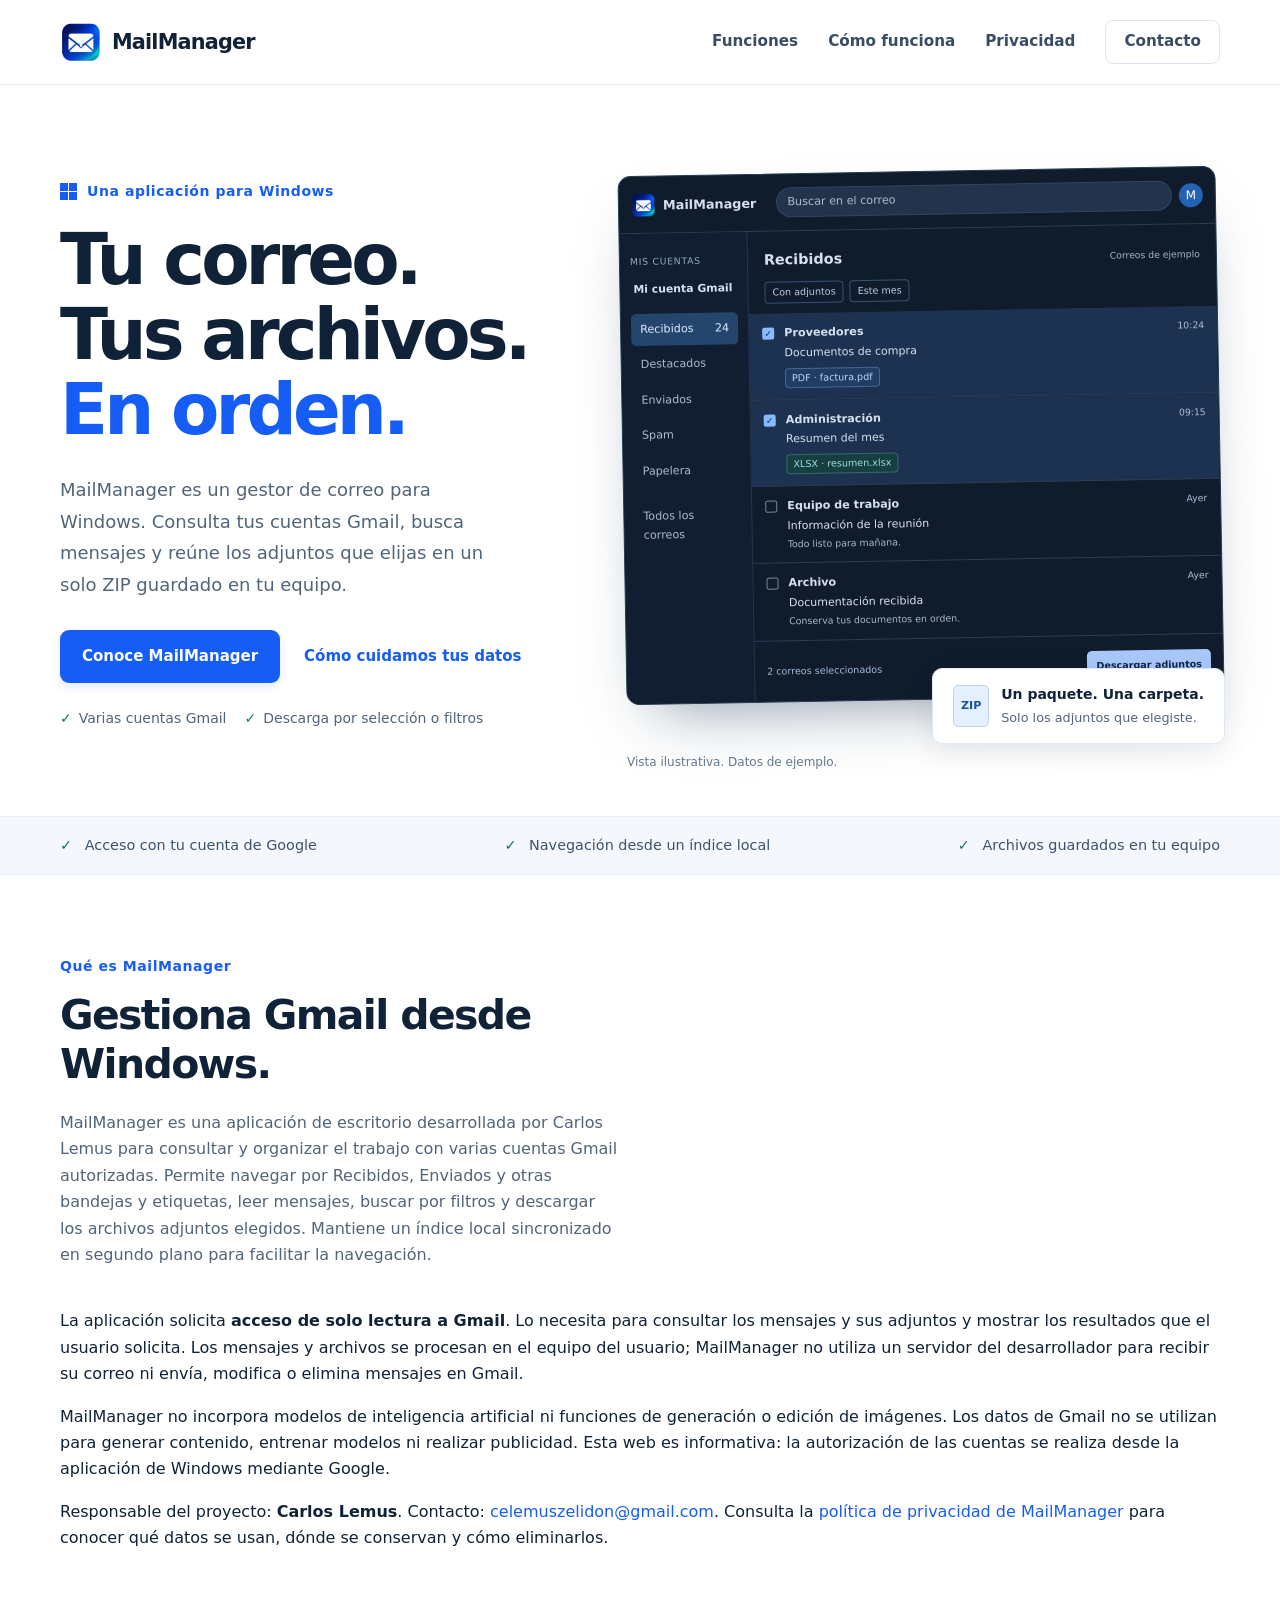
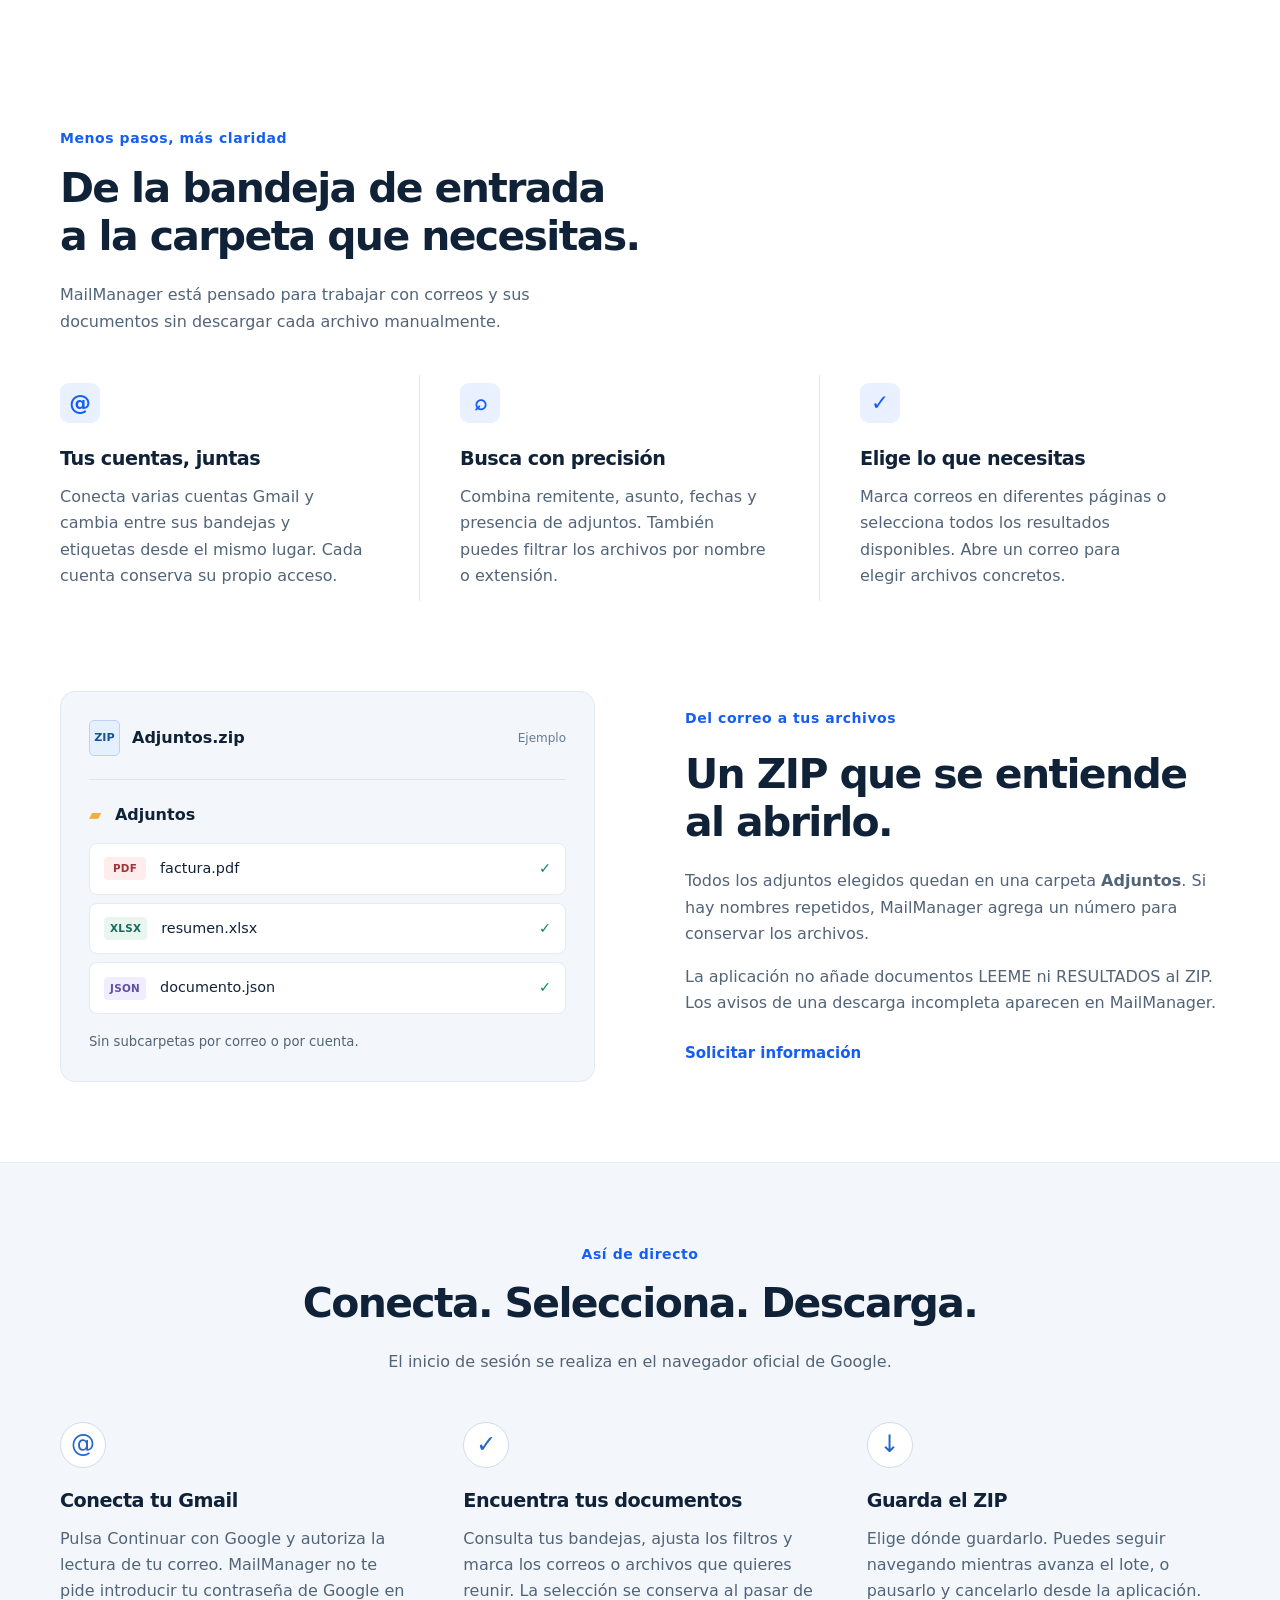
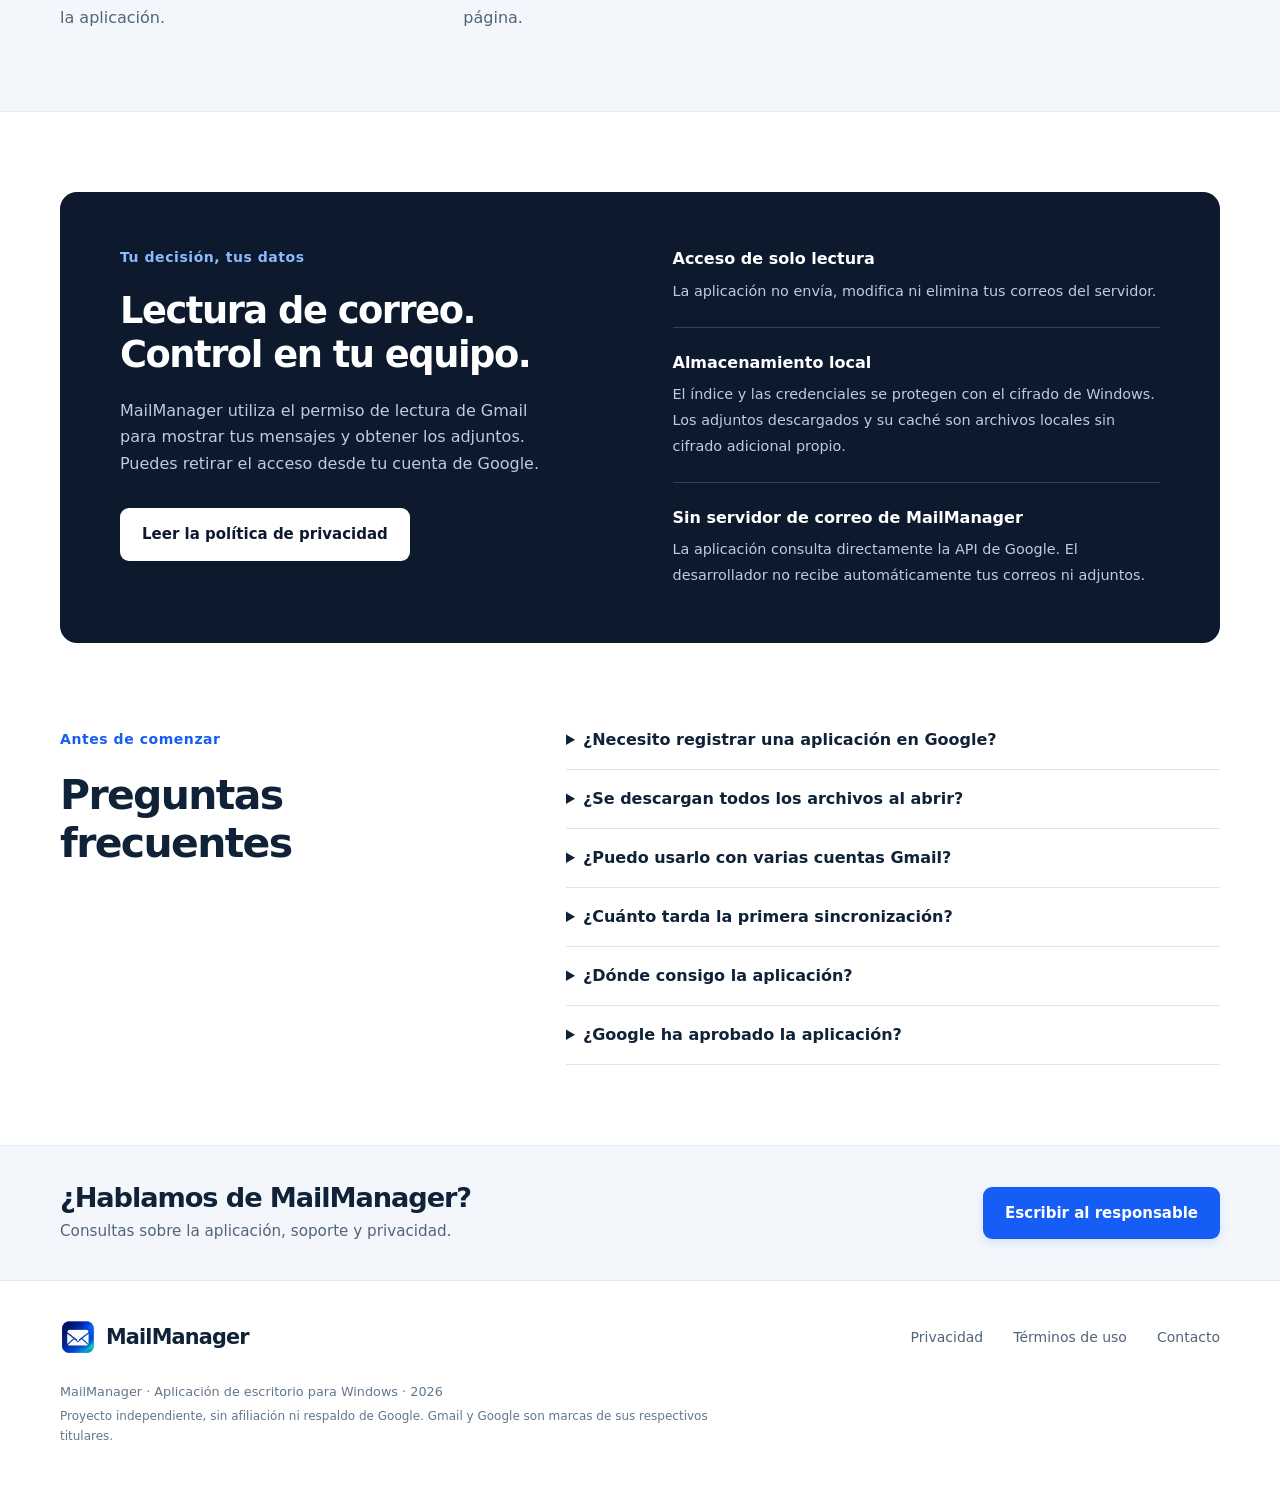
<file: index.html>
<!doctype html>
<html lang="es">
<head>
  <meta name="google-site-verification" content="wQ1PjuSrJSRnoN6FSQXegsJFUUKY39a5NLJYnR6dAao" />
  <meta charset="utf-8"><meta name="viewport" content="width=device-width,initial-scale=1">
  <title>MailManager | Gestor de correo Gmail para Windows</title>
  <meta name="description" content="MailManager para Windows reúne tus cuentas Gmail y te ayuda a buscar correos, seleccionar adjuntos y descargarlos en un único ZIP local.">
  <meta name="theme-color" content="#0d192d">
  <link rel="icon" type="image/png" href="MailManager-logo-Google-120.png">
  <link rel="stylesheet" href="styles.css"><script src="script.js" defer></script>
<link rel="canonical" href="https://carloslemus28.github.io/"></head>
<body>
  <a class="skip" href="#contenido">Ir al contenido</a>
  <header class="header"><div class="container nav">
    <a class="brand" href="index.html" aria-label="MailManager, inicio"><img src="MailManager-logo-Google-120.png" width="42" height="42" alt=""><span>MailManager</span></a>
    <button class="menu-button" aria-controls="navigation" aria-expanded="false">Menú</button>
    <nav id="navigation" aria-label="Navegación principal"><a href="#funciones">Funciones</a><a href="#como-funciona">Cómo funciona</a><a href="privacidad.html">Privacidad</a><a class="nav-contact" href="mailto:celemuszelidon@gmail.com?subject=Consulta%20sobre%20MailManager">Contacto</a></nav>
  </div></header>
  <main id="contenido">
    <section class="hero container">
      <div class="hero-copy"><p class="eyebrow"><span class="mini-window" aria-hidden="true"></span> Una aplicación para Windows</p>
        <h1>Tu correo.<br>Tus archivos.<br><span>En orden.</span></h1>
        <p class="hero-lead">MailManager es un gestor de correo para Windows. Consulta tus cuentas Gmail, busca mensajes y reúne los adjuntos que elijas en un solo ZIP guardado en tu equipo.</p>
        <div class="actions"><a class="button primary" href="#como-funciona">Conoce MailManager</a><a class="text-link" href="privacidad.html">Cómo cuidamos tus datos</a></div>
        <div class="hero-notes"><span>Varias cuentas Gmail</span><span>Descarga por selección o filtros</span></div>
      </div>
      <div class="hero-visual"><div class="app-preview" role="img" aria-label="Vista ilustrativa de una bandeja de correo con dos mensajes y sus adjuntos seleccionados. Los datos son de ejemplo.">
        <div class="app-top"><img src="MailManager-logo-Google-120.png" alt="" width="25" height="25"><strong>MailManager</strong><span class="app-search">Buscar en el correo</span><span class="app-avatar">M</span></div>
        <div class="app-body"><aside class="app-sidebar"><span class="sidebar-label">MIS CUENTAS</span><b>Mi cuenta Gmail</b><span class="folder selected">Recibidos <i>24</i></span><span class="folder">Destacados</span><span class="folder">Enviados</span><span class="folder">Spam</span><span class="folder">Papelera</span><span class="folder all">Todos los correos</span></aside>
          <div class="app-inbox"><div class="inbox-title"><strong>Recibidos</strong><span>Correos de ejemplo</span></div><div class="app-filters"><span>Con adjuntos</span><span>Este mes</span></div>
            <div class="mail-row checked"><span class="checkmark">✓</span><div><b>Proveedores</b><strong>Documentos de compra</strong><span class="file-chip">PDF · factura.pdf</span></div><time>10:24</time></div>
            <div class="mail-row checked"><span class="checkmark">✓</span><div><b>Administración</b><strong>Resumen del mes</strong><span class="file-chip teal">XLSX · resumen.xlsx</span></div><time>09:15</time></div>
            <div class="mail-row"><span class="empty-check"></span><div><b>Equipo de trabajo</b><strong>Información de la reunión</strong><small>Todo listo para mañana.</small></div><time>Ayer</time></div>
            <div class="mail-row"><span class="empty-check"></span><div><b>Archivo</b><strong>Documentación recibida</strong><small>Conserva tus documentos en orden.</small></div><time>Ayer</time></div>
            <div class="app-download"><span>2 correos seleccionados</span><b>Descargar adjuntos</b></div>
          </div></div>
      </div><div class="zip-badge"><span class="zip-symbol" aria-hidden="true">ZIP</span><div><b>Un paquete. Una carpeta.</b><span>Solo los adjuntos que elegiste.</span></div></div><p class="preview-caption">Vista ilustrativa. Datos de ejemplo.</p></div>
    </section>
    <div class="principles"><div class="container"><p><span aria-hidden="true">✓</span> Acceso con tu cuenta de Google</p><p><span aria-hidden="true">✓</span> Navegación desde un índice local</p><p><span aria-hidden="true">✓</span> Archivos guardados en tu equipo</p></div></div>
    <section class="section container" id="aplicacion-y-datos" aria-labelledby="objetivo-mailmanager">
      <div class="section-intro"><p class="eyebrow">Qué es MailManager</p><h2 id="objetivo-mailmanager">Gestiona Gmail desde Windows.</h2><p>MailManager es una aplicación de escritorio desarrollada por Carlos Lemus para consultar y organizar el trabajo con varias cuentas Gmail autorizadas. Permite navegar por Recibidos, Enviados y otras bandejas y etiquetas, leer mensajes, buscar por filtros y descargar los archivos adjuntos elegidos. Mantiene un índice local sincronizado en segundo plano para facilitar la navegación.</p></div>
      <p>La aplicación solicita <strong>acceso de solo lectura a Gmail</strong>. Lo necesita para consultar los mensajes y sus adjuntos y mostrar los resultados que el usuario solicita. Los mensajes y archivos se procesan en el equipo del usuario; MailManager no utiliza un servidor del desarrollador para recibir su correo ni envía, modifica o elimina mensajes en Gmail.</p>
      <p>MailManager no incorpora modelos de inteligencia artificial ni funciones de generación o edición de imágenes. Los datos de Gmail no se utilizan para generar contenido, entrenar modelos ni realizar publicidad. Esta web es informativa: la autorización de las cuentas se realiza desde la aplicación de Windows mediante Google.</p>
      <p>Responsable del proyecto: <strong>Carlos Lemus</strong>. Contacto: <a href="mailto:celemuszelidon@gmail.com">celemuszelidon@gmail.com</a>. Consulta la <a href="privacidad.html">política de privacidad de MailManager</a> para conocer qué datos se usan, dónde se conservan y cómo eliminarlos.</p>
    </section>
    <section class="section container" id="funciones">
      <div class="section-intro"><p class="eyebrow">Menos pasos, más claridad</p><h2>De la bandeja de entrada<br>a la carpeta que necesitas.</h2><p>MailManager está pensado para trabajar con correos y sus documentos sin descargar cada archivo manualmente.</p></div>
      <div class="feature-grid"><article class="feature"><span class="feature-icon" aria-hidden="true">@</span><h3>Tus cuentas, juntas</h3><p>Conecta varias cuentas Gmail y cambia entre sus bandejas y etiquetas desde el mismo lugar. Cada cuenta conserva su propio acceso.</p></article><article class="feature"><span class="feature-icon" aria-hidden="true">⌕</span><h3>Busca con precisión</h3><p>Combina remitente, asunto, fechas y presencia de adjuntos. También puedes filtrar los archivos por nombre o extensión.</p></article><article class="feature"><span class="feature-icon" aria-hidden="true">✓</span><h3>Elige lo que necesitas</h3><p>Marca correos en diferentes páginas o selecciona todos los resultados disponibles. Abre un correo para elegir archivos concretos.</p></article></div>
    </section>
    <section class="section split-section container"><div class="zip-demo" aria-label="Ejemplo de estructura del ZIP"><div class="file-window-title"><span class="zip-symbol">ZIP</span><b>Adjuntos.zip</b><span class="example-label">Ejemplo</span></div><div class="folder-title"><span aria-hidden="true">▰</span> Adjuntos</div><ul class="file-list"><li><span class="type pdf">PDF</span><span>factura.pdf</span><span class="file-check">✓</span></li><li><span class="type xlsx">XLSX</span><span>resumen.xlsx</span><span class="file-check">✓</span></li><li><span class="type json">JSON</span><span>documento.json</span><span class="file-check">✓</span></li></ul><p>Sin subcarpetas por correo o por cuenta.</p></div>
      <div class="story-copy"><p class="eyebrow">Del correo a tus archivos</p><h2>Un ZIP que se entiende<br>al abrirlo.</h2><p>Todos los adjuntos elegidos quedan en una carpeta <strong>Adjuntos</strong>. Si hay nombres repetidos, MailManager agrega un número para conservar los archivos.</p><p>La aplicación no añade documentos LEEME ni RESULTADOS al ZIP. Los avisos de una descarga incompleta aparecen en MailManager.</p><a class="text-link" href="mailto:celemuszelidon@gmail.com?subject=Informaci%C3%B3n%20de%20MailManager">Solicitar información</a></div>
    </section>
    <section class="workflow" id="como-funciona"><div class="container section"><div class="section-intro centered"><p class="eyebrow">Así de directo</p><h2>Conecta. Selecciona. Descarga.</h2><p>El inicio de sesión se realiza en el navegador oficial de Google.</p></div><div class="steps"><article><div class="step-symbol" aria-hidden="true">@</div><h3>Conecta tu Gmail</h3><p>Pulsa Continuar con Google y autoriza la lectura de tu correo. MailManager no te pide introducir tu contraseña de Google en la aplicación.</p></article><article><div class="step-symbol" aria-hidden="true">✓</div><h3>Encuentra tus documentos</h3><p>Consulta tus bandejas, ajusta los filtros y marca los correos o archivos que quieres reunir. La selección se conserva al pasar de página.</p></article><article><div class="step-symbol" aria-hidden="true">↓</div><h3>Guarda el ZIP</h3><p>Elige dónde guardarlo. Puedes seguir navegando mientras avanza el lote, o pausarlo y cancelarlo desde la aplicación.</p></article></div></div></section>
    <section class="section container"><div class="privacy-block"><div><p class="eyebrow">Tu decisión, tus datos</p><h2>Lectura de correo.<br>Control en tu equipo.</h2><p>MailManager utiliza el permiso de lectura de Gmail para mostrar tus mensajes y obtener los adjuntos. Puedes retirar el acceso desde tu cuenta de Google.</p><a class="button light" href="privacidad.html">Leer la política de privacidad</a></div><ul><li><b>Acceso de solo lectura</b><span>La aplicación no envía, modifica ni elimina tus correos del servidor.</span></li><li><b>Almacenamiento local</b><span>El índice y las credenciales se protegen con el cifrado de Windows. Los adjuntos descargados y su caché son archivos locales sin cifrado adicional propio.</span></li><li><b>Sin servidor de correo de MailManager</b><span>La aplicación consulta directamente la API de Google. El desarrollador no recibe automáticamente tus correos ni adjuntos.</span></li></ul></div></section>
    <section class="section container faq-section"><div><p class="eyebrow">Antes de comenzar</p><h2>Preguntas frecuentes</h2></div><div class="faq"><details><summary>¿Necesito registrar una aplicación en Google?</summary><p>El responsable de MailManager configura el registro de la distribución. El usuario final inicia sesión con Google y autoriza su propia cuenta.</p></details><details><summary>¿Se descargan todos los archivos al abrir?</summary><p>Se sincroniza un índice de los mensajes en segundo plano. El contenido de los adjuntos se descarga al exportar; algunos filtros requieren consultar sus metadatos antes.</p></details><details><summary>¿Puedo usarlo con varias cuentas Gmail?</summary><p>Sí. Puedes conectar más de una cuenta y desplegar o contraer las bandejas de cada una. Google Workspace puede aplicar restricciones de acceso según su organización.</p></details><details><summary>¿Cuánto tarda la primera sincronización?</summary><p>Depende del tamaño del buzón, de tu conexión y de las cuotas de Google. Los mensajes disponibles aparecen progresivamente; las visitas posteriores aprovechan el índice local.</p></details><details><summary>¿Dónde consigo la aplicación?</summary><p>Para solicitar la distribución o consultar su disponibilidad, escribe a <a href="mailto:celemuszelidon@gmail.com">celemuszelidon@gmail.com</a>. Esta página no inicia sesión en Gmail ni descarga software automáticamente.</p></details><details><summary>¿Google ha aprobado la aplicación?</summary><p>Esta página presenta MailManager y su tratamiento de datos. La publicación de la web no constituye una aprobación de Google. El acceso puede depender de la configuración y del estado de revisión del cliente OAuth utilizado.</p></details></div></section>
    <section class="contact-strip"><div class="container"><div><h2>¿Hablamos de MailManager?</h2><p>Consultas sobre la aplicación, soporte y privacidad.</p></div><a class="button primary" href="mailto:celemuszelidon@gmail.com?subject=Consulta%20sobre%20MailManager">Escribir al responsable</a></div></section>
  </main>
  <footer class="footer container"><div class="footer-top"><a class="brand" href="index.html"><img src="MailManager-logo-Google-120.png" width="36" height="36" alt=""><span>MailManager</span></a><nav aria-label="Información legal"><a href="privacidad.html">Privacidad</a><a href="terminos.html">Términos de uso</a><a href="mailto:celemuszelidon@gmail.com">Contacto</a></nav></div><p>MailManager · Aplicación de escritorio para Windows · 2026</p><p class="disclaimer">Proyecto independiente, sin afiliación ni respaldo de Google. Gmail y Google son marcas de sus respectivos titulares.</p></footer>
</body></html>
</file>
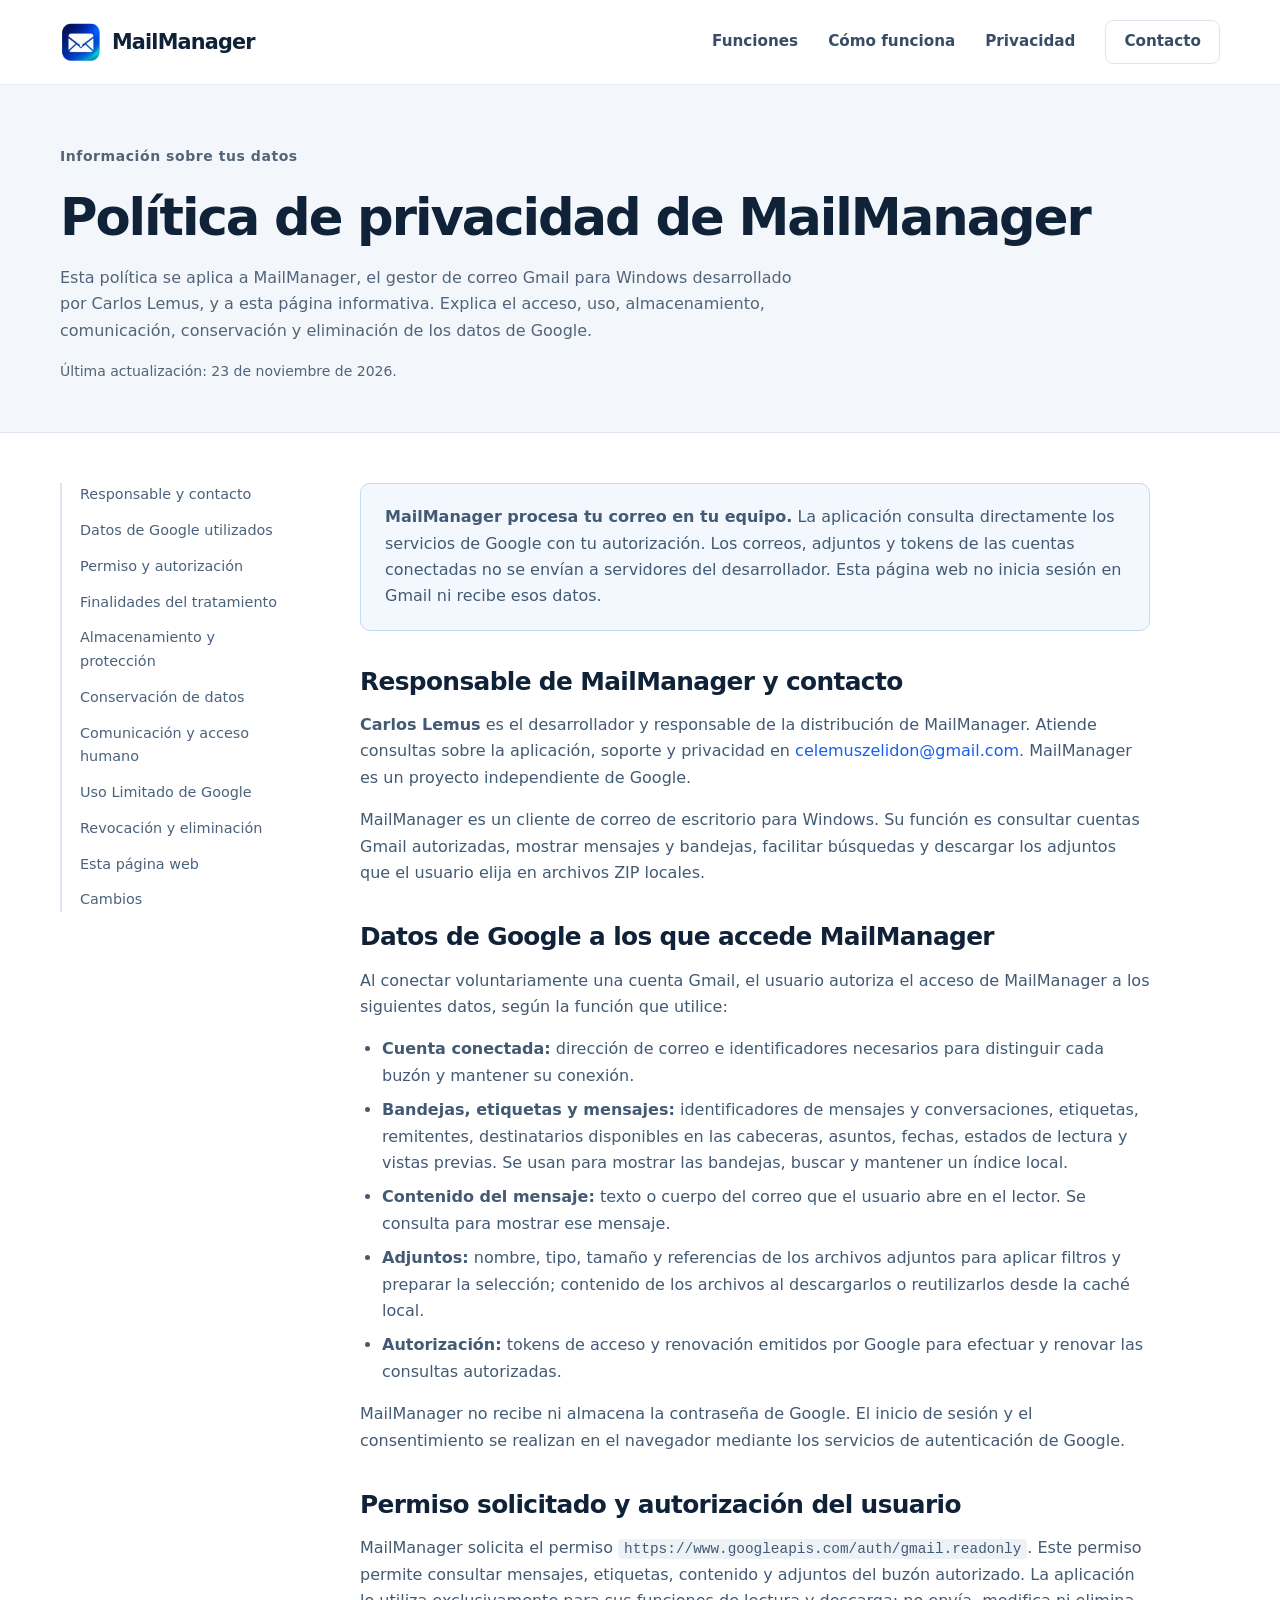
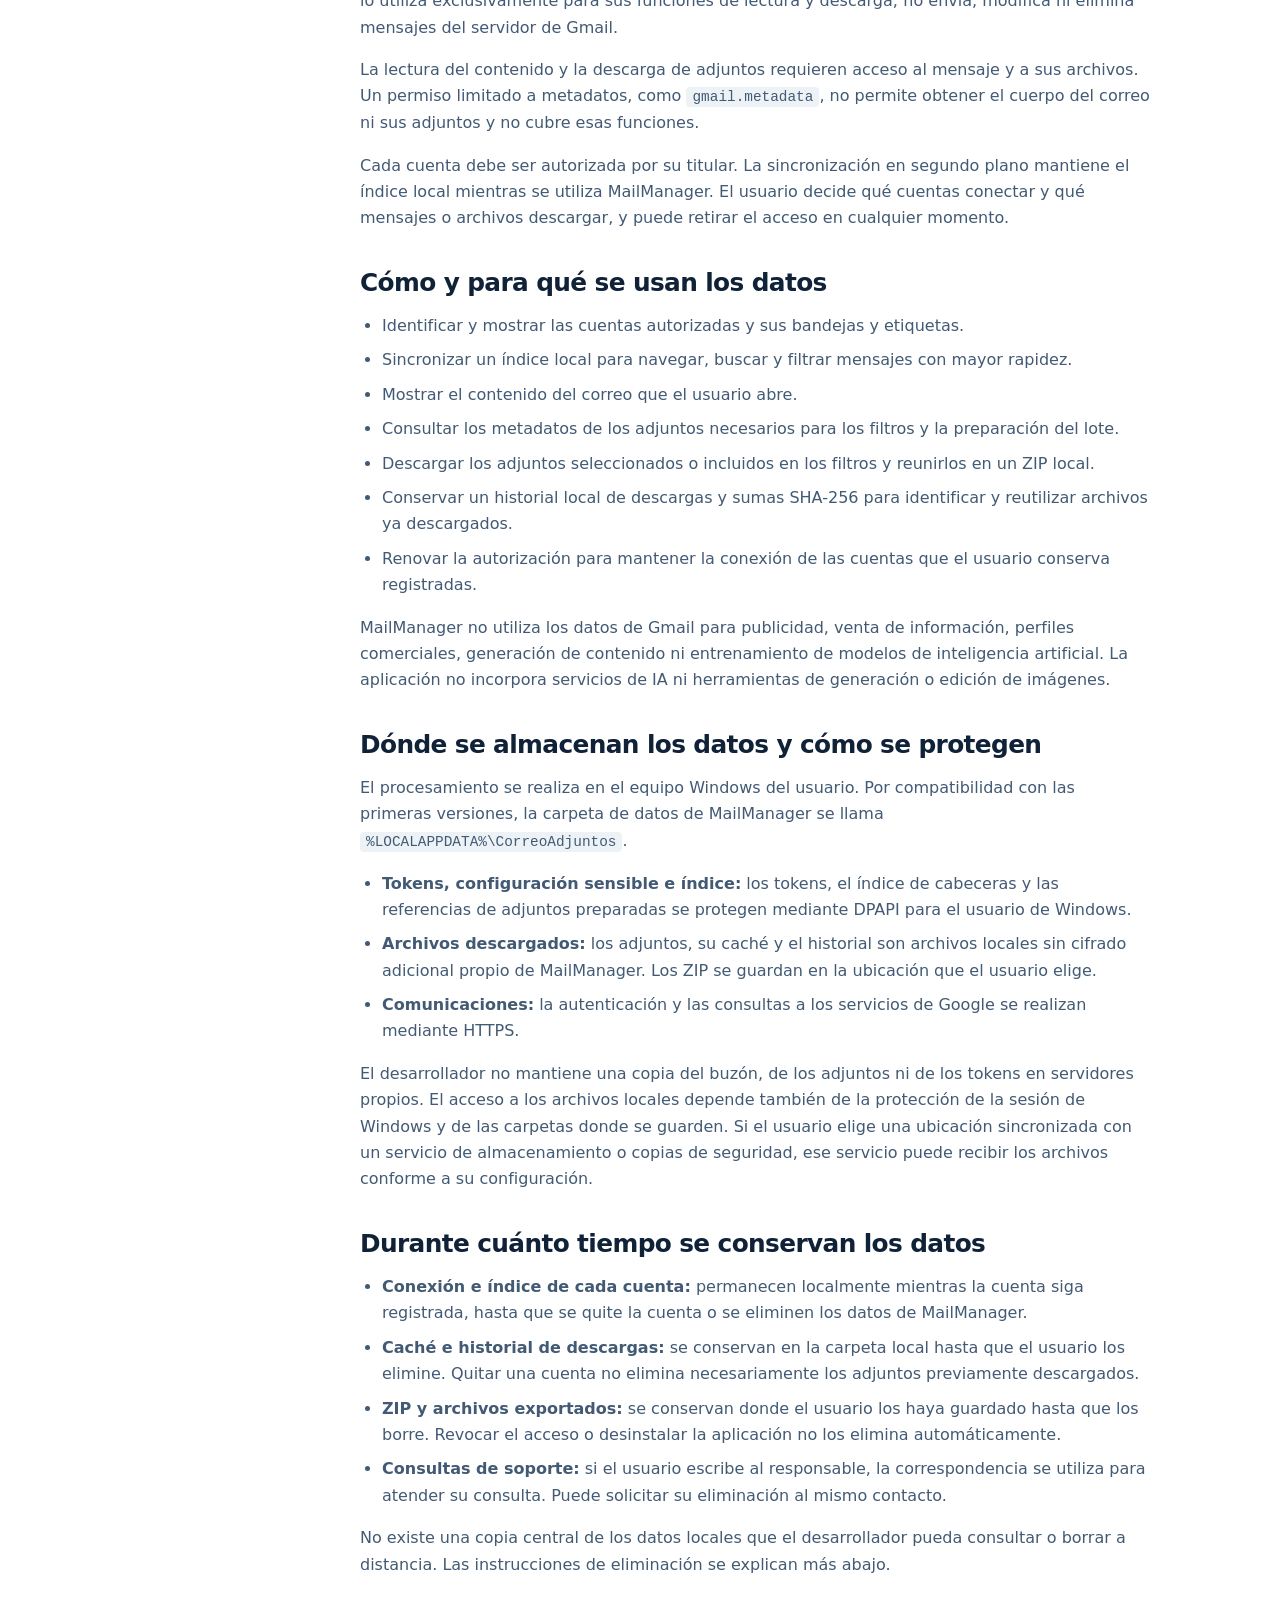
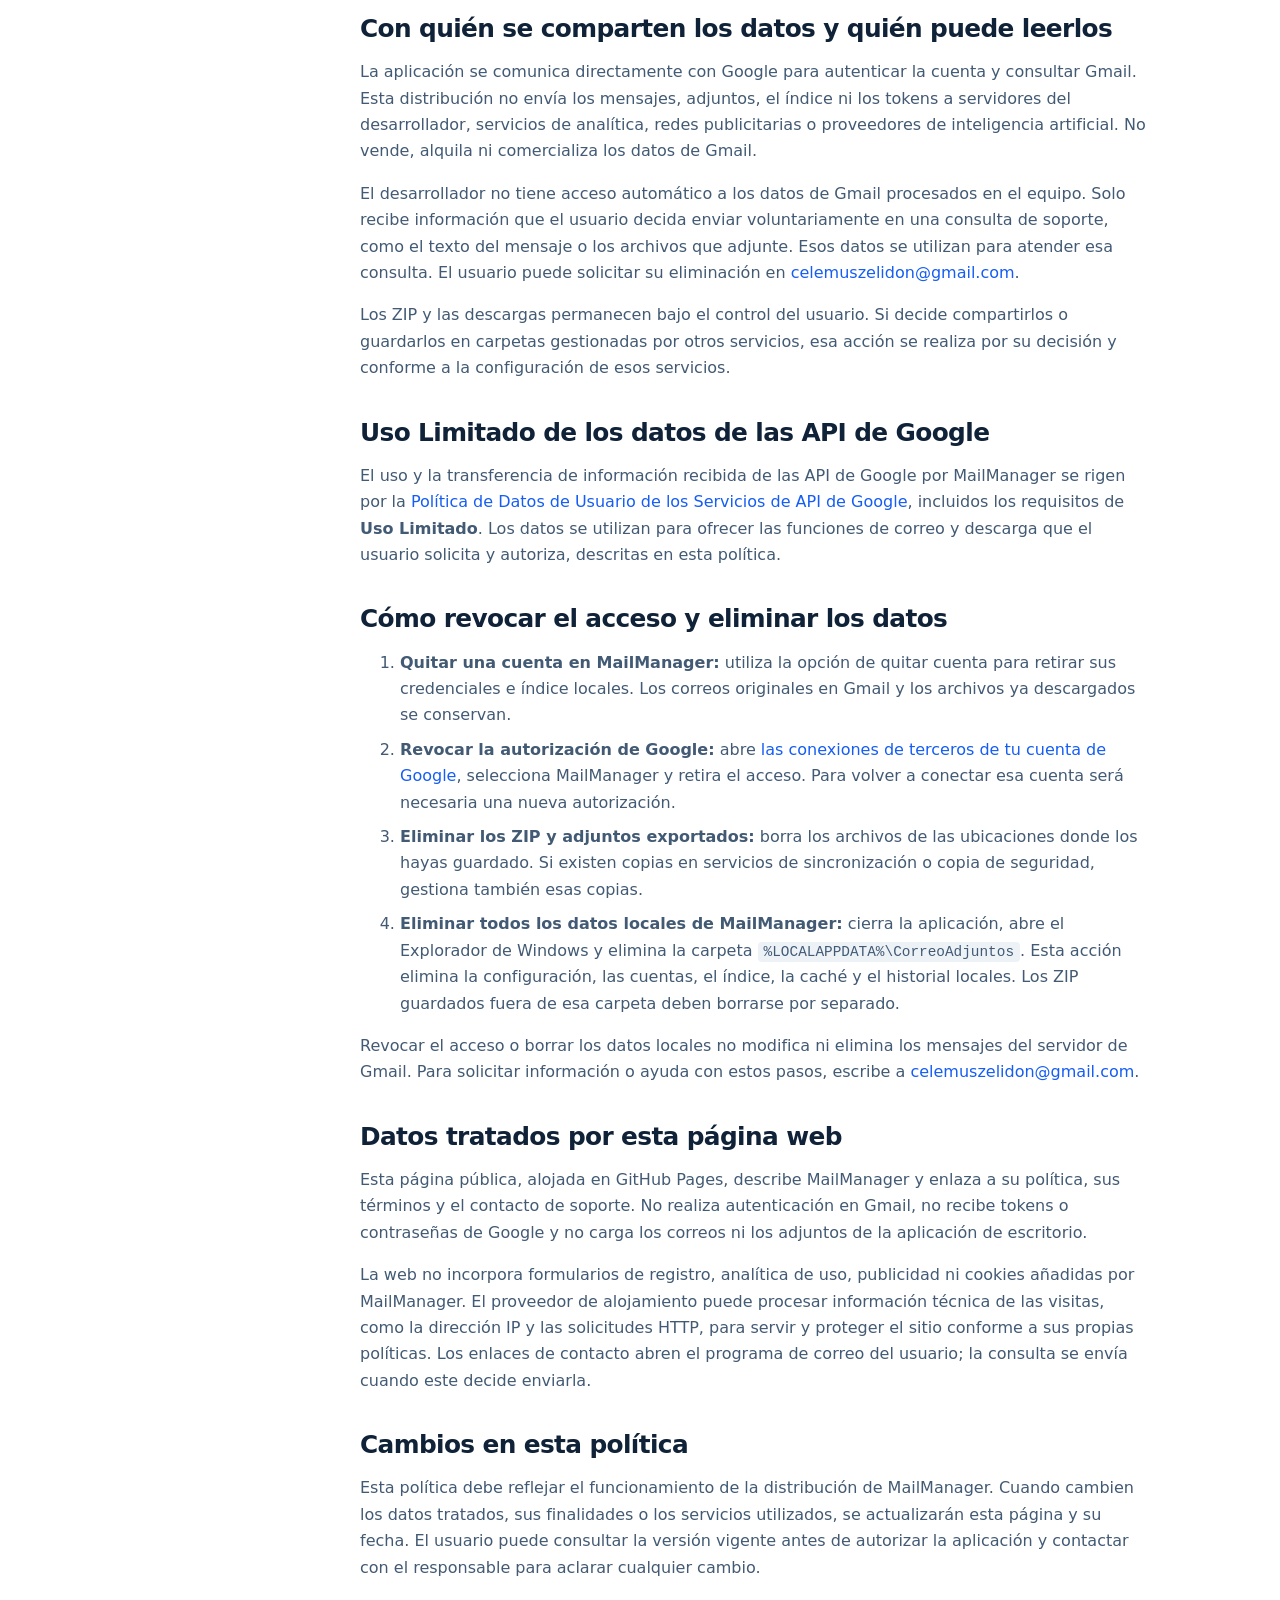
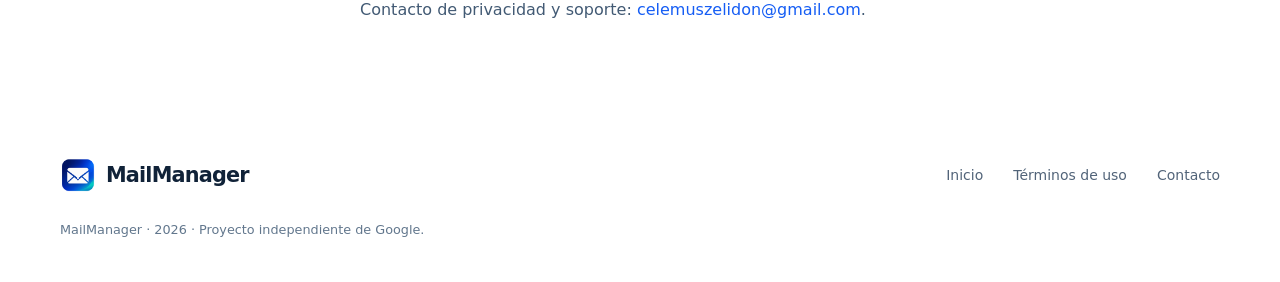
<file: privacidad.html>
<!doctype html><html lang="es"><head><meta charset="utf-8"><meta name="viewport" content="width=device-width,initial-scale=1"><title>Política de privacidad | MailManager</title><meta name="description" content="Conoce qué información de Gmail utiliza MailManager, cómo se almacena en Windows y cómo retirar el acceso o eliminar los datos locales."><meta name="theme-color" content="#0d192d"><link rel="icon" type="image/png" href="MailManager-logo-Google-120.png"><link rel="stylesheet" href="styles.css"><script src="script.js" defer></script><link rel="canonical" href="https://carloslemus28.github.io/privacidad.html"></head>
<body><a class="skip" href="#contenido">Ir al contenido</a><header class="header"><div class="container nav"><a class="brand" href="index.html"><img src="MailManager-logo-Google-120.png" width="42" height="42" alt=""><span>MailManager</span></a><button class="menu-button" aria-controls="navigation" aria-expanded="false">Menú</button><nav id="navigation" aria-label="Navegación principal"><a href="index.html#funciones">Funciones</a><a href="index.html#como-funciona">Cómo funciona</a><a href="privacidad.html" aria-current="page">Privacidad</a><a class="nav-contact" href="mailto:celemuszelidon@gmail.com">Contacto</a></nav></div></header>
<main id="contenido"><section class="legal-hero"><div class="container"><p class="eyebrow">Información sobre tus datos</p><h1>Política de privacidad de MailManager</h1><p>Esta política se aplica a MailManager, el gestor de correo Gmail para Windows desarrollado por Carlos Lemus, y a esta página informativa. Explica el acceso, uso, almacenamiento, comunicación, conservación y eliminación de los datos de Google.</p><p class="legal-date">Última actualización: 23 de noviembre de 2026.</p></div></section><div class="container legal-layout"><nav class="legal-index" aria-label="Contenido de privacidad"><a href="#responsable">Responsable y contacto</a><a href="#datos">Datos de Google utilizados</a><a href="#permisos">Permiso y autorización</a><a href="#finalidad">Finalidades del tratamiento</a><a href="#almacenamiento">Almacenamiento y protección</a><a href="#conservacion">Conservación de datos</a><a href="#comparticion">Comunicación y acceso humano</a><a href="#uso-limitado">Uso Limitado de Google</a><a href="#control">Revocación y eliminación</a><a href="#sitio">Esta página web</a><a href="#cambios">Cambios</a></nav><article class="legal-copy">
<div class="legal-note"><p><strong>MailManager procesa tu correo en tu equipo.</strong> La aplicación consulta directamente los servicios de Google con tu autorización. Los correos, adjuntos y tokens de las cuentas conectadas no se envían a servidores del desarrollador. Esta página web no inicia sesión en Gmail ni recibe esos datos.</p></div>

<h2 id="responsable">Responsable de MailManager y contacto</h2>
<p><strong>Carlos Lemus</strong> es el desarrollador y responsable de la distribución de MailManager. Atiende consultas sobre la aplicación, soporte y privacidad en <a href="mailto:celemuszelidon@gmail.com">celemuszelidon@gmail.com</a>. MailManager es un proyecto independiente de Google.</p>
<p>MailManager es un cliente de correo de escritorio para Windows. Su función es consultar cuentas Gmail autorizadas, mostrar mensajes y bandejas, facilitar búsquedas y descargar los adjuntos que el usuario elija en archivos ZIP locales.</p>

<h2 id="datos">Datos de Google a los que accede MailManager</h2>
<p>Al conectar voluntariamente una cuenta Gmail, el usuario autoriza el acceso de MailManager a los siguientes datos, según la función que utilice:</p>
<ul>
<li><strong>Cuenta conectada:</strong> dirección de correo e identificadores necesarios para distinguir cada buzón y mantener su conexión.</li>
<li><strong>Bandejas, etiquetas y mensajes:</strong> identificadores de mensajes y conversaciones, etiquetas, remitentes, destinatarios disponibles en las cabeceras, asuntos, fechas, estados de lectura y vistas previas. Se usan para mostrar las bandejas, buscar y mantener un índice local.</li>
<li><strong>Contenido del mensaje:</strong> texto o cuerpo del correo que el usuario abre en el lector. Se consulta para mostrar ese mensaje.</li>
<li><strong>Adjuntos:</strong> nombre, tipo, tamaño y referencias de los archivos adjuntos para aplicar filtros y preparar la selección; contenido de los archivos al descargarlos o reutilizarlos desde la caché local.</li>
<li><strong>Autorización:</strong> tokens de acceso y renovación emitidos por Google para efectuar y renovar las consultas autorizadas.</li>
</ul>
<p>MailManager no recibe ni almacena la contraseña de Google. El inicio de sesión y el consentimiento se realizan en el navegador mediante los servicios de autenticación de Google.</p>

<h2 id="permisos">Permiso solicitado y autorización del usuario</h2>
<p>MailManager solicita el permiso <code>https://www.googleapis.com/auth/gmail.readonly</code>. Este permiso permite consultar mensajes, etiquetas, contenido y adjuntos del buzón autorizado. La aplicación lo utiliza exclusivamente para sus funciones de lectura y descarga; no envía, modifica ni elimina mensajes del servidor de Gmail.</p>
<p>La lectura del contenido y la descarga de adjuntos requieren acceso al mensaje y a sus archivos. Un permiso limitado a metadatos, como <code>gmail.metadata</code>, no permite obtener el cuerpo del correo ni sus adjuntos y no cubre esas funciones.</p>
<p>Cada cuenta debe ser autorizada por su titular. La sincronización en segundo plano mantiene el índice local mientras se utiliza MailManager. El usuario decide qué cuentas conectar y qué mensajes o archivos descargar, y puede retirar el acceso en cualquier momento.</p>

<h2 id="finalidad">Cómo y para qué se usan los datos</h2>
<ul>
<li>Identificar y mostrar las cuentas autorizadas y sus bandejas y etiquetas.</li>
<li>Sincronizar un índice local para navegar, buscar y filtrar mensajes con mayor rapidez.</li>
<li>Mostrar el contenido del correo que el usuario abre.</li>
<li>Consultar los metadatos de los adjuntos necesarios para los filtros y la preparación del lote.</li>
<li>Descargar los adjuntos seleccionados o incluidos en los filtros y reunirlos en un ZIP local.</li>
<li>Conservar un historial local de descargas y sumas SHA-256 para identificar y reutilizar archivos ya descargados.</li>
<li>Renovar la autorización para mantener la conexión de las cuentas que el usuario conserva registradas.</li>
</ul>
<p>MailManager no utiliza los datos de Gmail para publicidad, venta de información, perfiles comerciales, generación de contenido ni entrenamiento de modelos de inteligencia artificial. La aplicación no incorpora servicios de IA ni herramientas de generación o edición de imágenes.</p>

<h2 id="almacenamiento">Dónde se almacenan los datos y cómo se protegen</h2>
<p>El procesamiento se realiza en el equipo Windows del usuario. Por compatibilidad con las primeras versiones, la carpeta de datos de MailManager se llama <code>%LOCALAPPDATA%\CorreoAdjuntos</code>.</p>
<ul>
<li><strong>Tokens, configuración sensible e índice:</strong> los tokens, el índice de cabeceras y las referencias de adjuntos preparadas se protegen mediante DPAPI para el usuario de Windows.</li>
<li><strong>Archivos descargados:</strong> los adjuntos, su caché y el historial son archivos locales sin cifrado adicional propio de MailManager. Los ZIP se guardan en la ubicación que el usuario elige.</li>
<li><strong>Comunicaciones:</strong> la autenticación y las consultas a los servicios de Google se realizan mediante HTTPS.</li>
</ul>
<p>El desarrollador no mantiene una copia del buzón, de los adjuntos ni de los tokens en servidores propios. El acceso a los archivos locales depende también de la protección de la sesión de Windows y de las carpetas donde se guarden. Si el usuario elige una ubicación sincronizada con un servicio de almacenamiento o copias de seguridad, ese servicio puede recibir los archivos conforme a su configuración.</p>

<h2 id="conservacion">Durante cuánto tiempo se conservan los datos</h2>
<ul>
<li><strong>Conexión e índice de cada cuenta:</strong> permanecen localmente mientras la cuenta siga registrada, hasta que se quite la cuenta o se eliminen los datos de MailManager.</li>
<li><strong>Caché e historial de descargas:</strong> se conservan en la carpeta local hasta que el usuario los elimine. Quitar una cuenta no elimina necesariamente los adjuntos previamente descargados.</li>
<li><strong>ZIP y archivos exportados:</strong> se conservan donde el usuario los haya guardado hasta que los borre. Revocar el acceso o desinstalar la aplicación no los elimina automáticamente.</li>
<li><strong>Consultas de soporte:</strong> si el usuario escribe al responsable, la correspondencia se utiliza para atender su consulta. Puede solicitar su eliminación al mismo contacto.</li>
</ul>
<p>No existe una copia central de los datos locales que el desarrollador pueda consultar o borrar a distancia. Las instrucciones de eliminación se explican más abajo.</p>

<h2 id="comparticion">Con quién se comparten los datos y quién puede leerlos</h2>
<p>La aplicación se comunica directamente con Google para autenticar la cuenta y consultar Gmail. Esta distribución no envía los mensajes, adjuntos, el índice ni los tokens a servidores del desarrollador, servicios de analítica, redes publicitarias o proveedores de inteligencia artificial. No vende, alquila ni comercializa los datos de Gmail.</p>
<p>El desarrollador no tiene acceso automático a los datos de Gmail procesados en el equipo. Solo recibe información que el usuario decida enviar voluntariamente en una consulta de soporte, como el texto del mensaje o los archivos que adjunte. Esos datos se utilizan para atender esa consulta. El usuario puede solicitar su eliminación en <a href="mailto:celemuszelidon@gmail.com">celemuszelidon@gmail.com</a>.</p>
<p>Los ZIP y las descargas permanecen bajo el control del usuario. Si decide compartirlos o guardarlos en carpetas gestionadas por otros servicios, esa acción se realiza por su decisión y conforme a la configuración de esos servicios.</p>

<h2 id="uso-limitado">Uso Limitado de los datos de las API de Google</h2>
<p>El uso y la transferencia de información recibida de las API de Google por MailManager se rigen por la <a href="https://developers.google.com/terms/api-services-user-data-policy">Política de Datos de Usuario de los Servicios de API de Google</a>, incluidos los requisitos de <strong>Uso Limitado</strong>. Los datos se utilizan para ofrecer las funciones de correo y descarga que el usuario solicita y autoriza, descritas en esta política.</p>

<h2 id="control">Cómo revocar el acceso y eliminar los datos</h2>
<ol>
<li><strong>Quitar una cuenta en MailManager:</strong> utiliza la opción de quitar cuenta para retirar sus credenciales e índice locales. Los correos originales en Gmail y los archivos ya descargados se conservan.</li>
<li><strong>Revocar la autorización de Google:</strong> abre <a href="https://myaccount.google.com/connections">las conexiones de terceros de tu cuenta de Google</a>, selecciona MailManager y retira el acceso. Para volver a conectar esa cuenta será necesaria una nueva autorización.</li>
<li><strong>Eliminar los ZIP y adjuntos exportados:</strong> borra los archivos de las ubicaciones donde los hayas guardado. Si existen copias en servicios de sincronización o copia de seguridad, gestiona también esas copias.</li>
<li><strong>Eliminar todos los datos locales de MailManager:</strong> cierra la aplicación, abre el Explorador de Windows y elimina la carpeta <code>%LOCALAPPDATA%\CorreoAdjuntos</code>. Esta acción elimina la configuración, las cuentas, el índice, la caché y el historial locales. Los ZIP guardados fuera de esa carpeta deben borrarse por separado.</li>
</ol>
<p>Revocar el acceso o borrar los datos locales no modifica ni elimina los mensajes del servidor de Gmail. Para solicitar información o ayuda con estos pasos, escribe a <a href="mailto:celemuszelidon@gmail.com">celemuszelidon@gmail.com</a>.</p>

<h2 id="sitio">Datos tratados por esta página web</h2>
<p>Esta página pública, alojada en GitHub Pages, describe MailManager y enlaza a su política, sus términos y el contacto de soporte. No realiza autenticación en Gmail, no recibe tokens o contraseñas de Google y no carga los correos ni los adjuntos de la aplicación de escritorio.</p>
<p>La web no incorpora formularios de registro, analítica de uso, publicidad ni cookies añadidas por MailManager. El proveedor de alojamiento puede procesar información técnica de las visitas, como la dirección IP y las solicitudes HTTP, para servir y proteger el sitio conforme a sus propias políticas. Los enlaces de contacto abren el programa de correo del usuario; la consulta se envía cuando este decide enviarla.</p>

<h2 id="cambios">Cambios en esta política</h2>
<p>Esta política debe reflejar el funcionamiento de la distribución de MailManager. Cuando cambien los datos tratados, sus finalidades o los servicios utilizados, se actualizarán esta página y su fecha. El usuario puede consultar la versión vigente antes de autorizar la aplicación y contactar con el responsable para aclarar cualquier cambio.</p>
<p>Contacto de privacidad y soporte: <a href="mailto:celemuszelidon@gmail.com">celemuszelidon@gmail.com</a>.</p>
</article></div></main><footer class="footer container"><div class="footer-top"><a class="brand" href="index.html"><img src="MailManager-logo-Google-120.png" width="36" height="36" alt=""><span>MailManager</span></a><nav aria-label="Información legal"><a href="index.html">Inicio</a><a href="terminos.html">Términos de uso</a><a href="mailto:celemuszelidon@gmail.com">Contacto</a></nav></div><p>MailManager · 2026 · Proyecto independiente de Google.</p></footer></body></html>
</file>
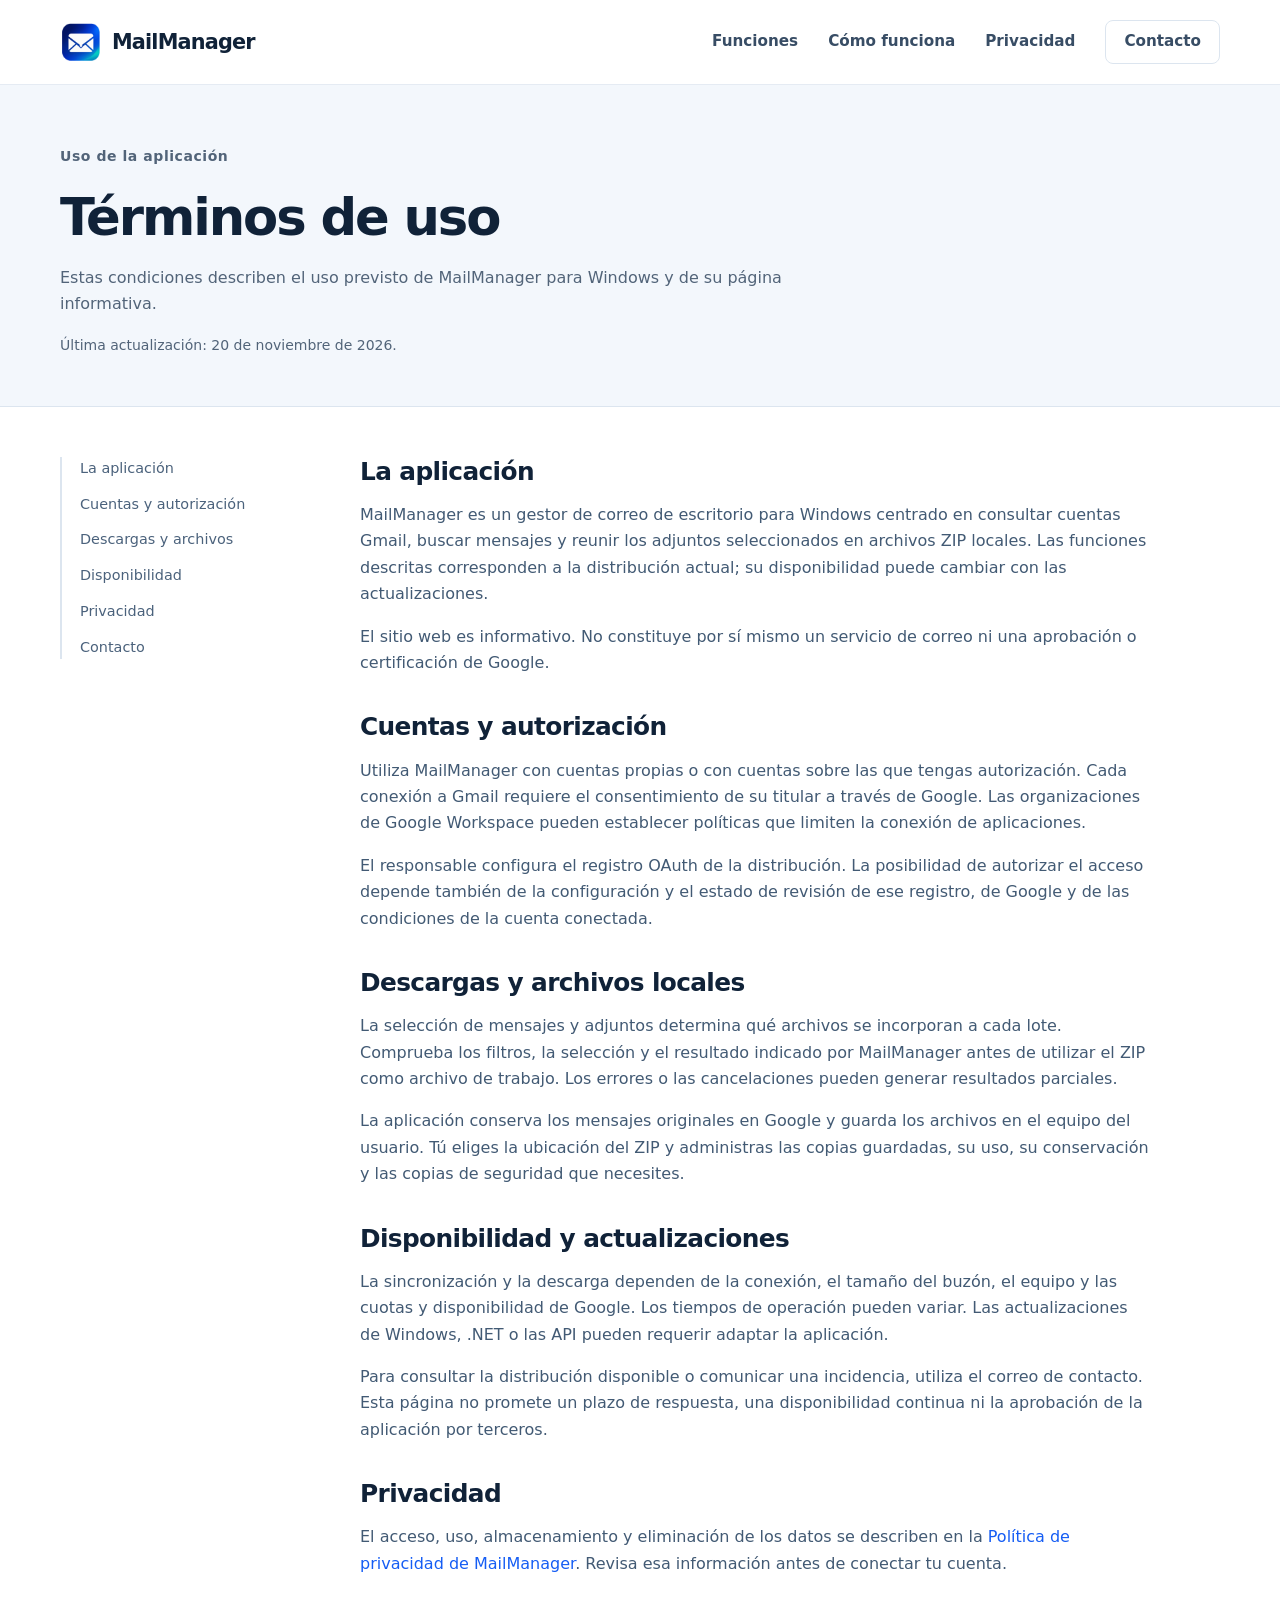
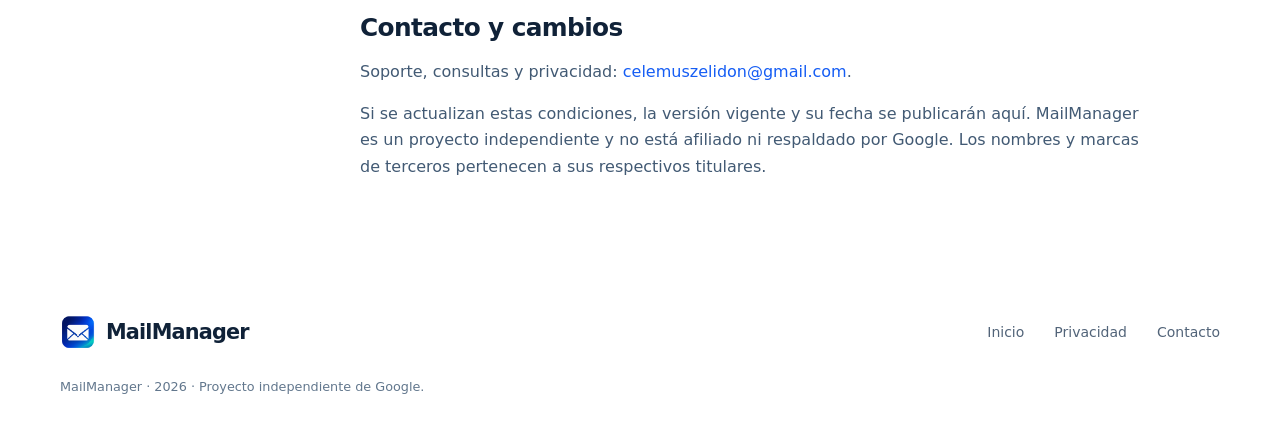
<file: terminos.html>
<!doctype html><html lang="es"><head><meta charset="utf-8"><meta name="viewport" content="width=device-width,initial-scale=1"><title>Términos de uso | MailManager</title><meta name="description" content="Condiciones de uso de MailManager para Windows: cuentas autorizadas, descarga de adjuntos, disponibilidad y soporte."><meta name="theme-color" content="#0d192d"><link rel="icon" type="image/png" href="MailManager-logo-Google-120.png"><link rel="stylesheet" href="styles.css"><script src="script.js" defer></script><link rel="canonical" href="https://carloslemus28.github.io/terminos.html"></head><body><a class="skip" href="#contenido">Ir al contenido</a><header class="header"><div class="container nav"><a class="brand" href="index.html"><img src="MailManager-logo-Google-120.png" width="42" height="42" alt=""><span>MailManager</span></a><button class="menu-button" aria-controls="navigation" aria-expanded="false">Menú</button><nav id="navigation" aria-label="Navegación principal"><a href="index.html#funciones">Funciones</a><a href="index.html#como-funciona">Cómo funciona</a><a href="privacidad.html">Privacidad</a><a class="nav-contact" href="mailto:celemuszelidon@gmail.com">Contacto</a></nav></div></header><main id="contenido"><section class="legal-hero"><div class="container"><p class="eyebrow">Uso de la aplicación</p><h1>Términos de uso</h1><p>Estas condiciones describen el uso previsto de MailManager para Windows y de su página informativa.</p><p class="legal-date">Última actualización: 20 de noviembre de 2026.</p></div></section><div class="container legal-layout"><nav class="legal-index" aria-label="Contenido de los términos"><a href="#servicio">La aplicación</a><a href="#cuentas">Cuentas y autorización</a><a href="#archivos">Descargas y archivos</a><a href="#disponibilidad">Disponibilidad</a><a href="#datos">Privacidad</a><a href="#contacto">Contacto</a></nav><article class="legal-copy"><h2 id="servicio">La aplicación</h2><p>MailManager es un gestor de correo de escritorio para Windows centrado en consultar cuentas Gmail, buscar mensajes y reunir los adjuntos seleccionados en archivos ZIP locales. Las funciones descritas corresponden a la distribución actual; su disponibilidad puede cambiar con las actualizaciones.</p><p>El sitio web es informativo. No constituye por sí mismo un servicio de correo ni una aprobación o certificación de Google.</p><h2 id="cuentas">Cuentas y autorización</h2><p>Utiliza MailManager con cuentas propias o con cuentas sobre las que tengas autorización. Cada conexión a Gmail requiere el consentimiento de su titular a través de Google. Las organizaciones de Google Workspace pueden establecer políticas que limiten la conexión de aplicaciones.</p><p>El responsable configura el registro OAuth de la distribución. La posibilidad de autorizar el acceso depende también de la configuración y el estado de revisión de ese registro, de Google y de las condiciones de la cuenta conectada.</p><h2 id="archivos">Descargas y archivos locales</h2><p>La selección de mensajes y adjuntos determina qué archivos se incorporan a cada lote. Comprueba los filtros, la selección y el resultado indicado por MailManager antes de utilizar el ZIP como archivo de trabajo. Los errores o las cancelaciones pueden generar resultados parciales.</p><p>La aplicación conserva los mensajes originales en Google y guarda los archivos en el equipo del usuario. Tú eliges la ubicación del ZIP y administras las copias guardadas, su uso, su conservación y las copias de seguridad que necesites.</p><h2 id="disponibilidad">Disponibilidad y actualizaciones</h2><p>La sincronización y la descarga dependen de la conexión, el tamaño del buzón, el equipo y las cuotas y disponibilidad de Google. Los tiempos de operación pueden variar. Las actualizaciones de Windows, .NET o las API pueden requerir adaptar la aplicación.</p><p>Para consultar la distribución disponible o comunicar una incidencia, utiliza el correo de contacto. Esta página no promete un plazo de respuesta, una disponibilidad continua ni la aprobación de la aplicación por terceros.</p><h2 id="datos">Privacidad</h2><p>El acceso, uso, almacenamiento y eliminación de los datos se describen en la <a href="privacidad.html">Política de privacidad de MailManager</a>. Revisa esa información antes de conectar tu cuenta.</p><h2 id="contacto">Contacto y cambios</h2><p>Soporte, consultas y privacidad: <a href="mailto:celemuszelidon@gmail.com">celemuszelidon@gmail.com</a>.</p><p>Si se actualizan estas condiciones, la versión vigente y su fecha se publicarán aquí. MailManager es un proyecto independiente y no está afiliado ni respaldado por Google. Los nombres y marcas de terceros pertenecen a sus respectivos titulares.</p></article></div></main><footer class="footer container"><div class="footer-top"><a class="brand" href="index.html"><img src="MailManager-logo-Google-120.png" width="36" height="36" alt=""><span>MailManager</span></a><nav aria-label="Información legal"><a href="index.html">Inicio</a><a href="privacidad.html">Privacidad</a><a href="mailto:celemuszelidon@gmail.com">Contacto</a></nav></div><p>MailManager · 2026 · Proyecto independiente de Google.</p></footer></body></html>
</file>
<file: styles.css>
:root{--ink:#102238;--muted:#526479;--blue:#155df4;--navy:#0d192d;--line:#dce5ef;--pale:#f3f7fc;--teal:#08a9a5;font-size:16px;color-scheme:light}*{box-sizing:border-box}html{scroll-behavior:smooth;scroll-padding-top:100px}body{margin:0;font-family:Inter,"Segoe UI",system-ui,-apple-system,sans-serif;color:var(--ink);background:white;line-height:1.65}a{color:var(--blue);text-decoration:none}a:hover{text-decoration:underline}button,a,summary{-webkit-tap-highlight-color:transparent}a:focus-visible,button:focus-visible,summary:focus-visible{outline:3px solid #168bff;outline-offset:5px;border-radius:4px}img{max-width:100%;height:auto}.container{width:min(1160px,calc(100% - 64px));margin-inline:auto}.skip{position:absolute;left:20px;top:-100px;padding:12px;background:white;z-index:20}.skip:focus{top:12px}.header{position:sticky;top:0;z-index:10;background:rgba(255,255,255,.96);border-bottom:1px solid #e5ebf3}.nav{display:flex;align-items:center;justify-content:space-between;min-height:84px;gap:24px}.brand{display:inline-flex;align-items:center;gap:10px;font-weight:750;font-size:1.3rem;letter-spacing:-.04em;color:var(--ink);white-space:nowrap}.brand:hover{text-decoration:none}.brand img{object-fit:contain;flex-shrink:0}.nav nav,.footer nav{display:flex;align-items:center;gap:30px}.nav nav a{font-size:.95rem;color:#384d65;font-weight:550}.nav-contact{padding:8px 18px;border:1px solid var(--line);border-radius:8px}.menu-button{display:none;border:1px solid var(--line);background:white;padding:9px 13px;font:inherit;border-radius:8px}.hero{display:grid;grid-template-columns:1fr 1.15fr;gap:42px;padding-block:74px 64px;align-items:center}.eyebrow{font-size:.875rem;font-weight:650;letter-spacing:.04em;color:var(--blue);margin:0 0 20px;display:flex;align-items:center;gap:10px}.mini-window{width:17px;height:17px;background:linear-gradient(90deg,transparent 46%,white 46% 54%,transparent 54%),linear-gradient(0deg,transparent 46%,white 46% 54%,transparent 54%),#155df4;display:inline-block}h1{font-size:clamp(3.1rem,5.5vw,4.6rem);line-height:1.065;letter-spacing:-.055em;font-weight:740;margin:0 0 26px}h1 span{color:var(--blue)}.hero-lead{font-size:1.125rem;line-height:1.75;max-width:450px;color:var(--muted);margin:0 0 30px}.actions{display:flex;flex-wrap:wrap;align-items:center;gap:16px 24px}.button{display:inline-flex;align-items:center;justify-content:center;padding:13px 21px;min-height:50px;border-radius:9px;font-weight:650;font-size:.9375rem;border:1px solid transparent}.button:hover{text-decoration:none;filter:brightness(.95)}.primary{color:white;background:var(--blue);box-shadow:0 4px 10px #155df420}.light{color:var(--navy);background:white}.text-link{font-size:.9375rem;font-weight:650}.hero-notes{display:flex;flex-wrap:wrap;gap:8px 18px;font-size:.875rem;color:var(--muted);margin-top:24px}.hero-notes span{display:flex;align-items:center;gap:7px}.hero-notes span:before{content:'✓';color:#107b67;font-weight:750}.hero-visual{position:relative;padding:12px 0 52px}.app-preview{background:#101b2c;color:#d5e0ef;border:1px solid #263c55;border-radius:13px;box-shadow:0 30px 64px -30px #0e294a85;transform:rotate(-1deg);overflow:hidden}.app-top{display:flex;align-items:center;gap:7px;padding:13px 12px;border-bottom:1px solid #2a3b50;font-size:.8rem}.app-top strong{font-size:.8rem;white-space:nowrap}.app-search{background:#22334b;border:1px solid #304660;padding:5px 10px;border-radius:20px;font-size:.7rem;color:#adbbce;flex:1;margin-left:13px;white-space:nowrap}.app-avatar{border-radius:50%;width:24px;height:24px;background:#2363b1;color:white;text-align:center;line-height:24px;font-size:.75rem}.app-body{display:grid;grid-template-columns:128px 1fr;min-height:350px}.app-sidebar{padding:20px 10px;background:#111e31;display:flex;flex-direction:column;align-items:stretch;font-size:.7rem;gap:3px;border-right:1px solid #24354c}.sidebar-label{font-size:.58rem;letter-spacing:.08em;color:#92a8bf;margin-bottom:8px}.app-sidebar b{font-size:.68rem;margin-bottom:12px;padding-left:3px}.folder{padding:7px 9px;border-radius:5px;color:#aabbd0;display:flex;justify-content:space-between}.folder i{font-style:normal}.folder.selected{background:#24466d;color:#dfebfc}.folder.all{margin-top:10px}.app-inbox{min-width:0}.inbox-title{padding:17px 16px 9px;display:flex;justify-content:space-between;align-items:center;gap:7px}.inbox-title strong{font-size:.9rem}.inbox-title>span{font-size:.58rem;color:#a5b3c7}.app-filters{display:flex;gap:6px;padding:0 16px 10px}.app-filters span{font-size:.6rem;color:#b9cce5;border:1px solid #3a526e;border-radius:4px;padding:2px 7px}.mail-row{display:flex;gap:10px;padding:11px 13px;border-bottom:1px solid #2b3c51;align-items:flex-start}.mail-row.checked{background:#1d3250}.mail-row>div{display:flex;flex:1;min-width:0;flex-direction:column;gap:1px}.mail-row b{font-size:.7rem;font-weight:600}.mail-row strong{font-size:.69rem;font-weight:450;white-space:nowrap;text-overflow:ellipsis;overflow:hidden}.mail-row small{font-size:.59rem;color:#a8b8cc}.mail-row time{font-size:.58rem;color:#adc0d8;white-space:nowrap}.checkmark,.empty-check{width:12px;height:12px;flex-shrink:0;border-radius:2px;margin-top:3px}.checkmark{background:#87baff;color:#0d2747;font-size:.55rem;text-align:center;line-height:12px;font-weight:800}.empty-check{border:1px solid #73899f}.file-chip{align-self:flex-start;border:1px solid #4b6590;border-radius:4px;padding:1px 6px;margin-top:5px;font-size:.6rem;color:#b9d4ff;background:#203e63}.file-chip.teal{color:#9fddd5;background:#173f42;border-color:#356b6b}.app-download{padding:15px 12px;display:flex;align-items:center;justify-content:space-between;gap:8px;font-size:.6rem;color:#a4bbd5}.app-download b{color:#102744;background:#a8c7fa;padding:7px 9px;border-radius:5px;font-size:.6rem}.zip-badge{position:absolute;bottom:8px;right:-5px;display:flex;align-items:center;gap:12px;padding:14px 20px;background:white;border:1px solid #e0e9f3;border-radius:10px;box-shadow:0 8px 28px #10223816}.zip-symbol{display:inline-flex;justify-content:center;align-items:center;background:#e5f0ff;border:1px solid #bbd2f5;color:#1552a0;font-size:.7rem;font-weight:800;border-radius:5px;width:36px;height:42px;flex-shrink:0}.zip-badge>div{display:flex;flex-direction:column;gap:1px}.zip-badge b{font-size:.875rem}.zip-badge>div>span{color:var(--muted);font-size:.8rem}.preview-caption{position:absolute;bottom:-21px;left:5px;font-size:.75rem;color:#65788d;margin:0}.principles{background:#f4f7fc;border-block:1px solid #e6edf5}.principles>.container{display:flex;flex-wrap:wrap;justify-content:space-between;gap:12px;padding-block:17px}.principles p{font-size:.9rem;color:#3d526b;margin:0}.principles p span{color:#187367;padding-right:8px;font-weight:750}.section{padding-block:80px}.section-intro{max-width:690px;margin-bottom:40px}.section-intro .eyebrow{margin-bottom:13px}h2{font-size:clamp(1.9rem,3.2vw,2.65rem);line-height:1.18;letter-spacing:-.04em;font-weight:720;margin:0 0 22px}.section-intro>p:last-child,.story-copy>p:not(.eyebrow){color:var(--muted);max-width:560px}.feature-grid{display:grid;grid-template-columns:repeat(3,1fr);gap:40px}.feature{padding:8px 22px 12px 0;border-right:1px solid var(--line)}.feature:last-child{border:none;padding-right:0}.feature-icon{height:40px;width:40px;display:flex;align-items:center;justify-content:center;border-radius:9px;color:var(--blue);font-size:1.35rem;font-weight:700;background:#e9f0ff;margin-bottom:23px}h3{font-size:1.2rem;letter-spacing:-.025em;line-height:1.35;margin:0 0 12px}.feature p{font-size:1rem;color:var(--muted);margin:0;max-width:310px}.split-section{display:grid;grid-template-columns:1fr 1fr;align-items:center;gap:90px;padding-top:10px}.zip-demo{background:var(--pale);border:1px solid #e1e9f3;border-radius:15px;padding:28px}.file-window-title{display:flex;align-items:center;gap:12px;padding-bottom:23px;border-bottom:1px solid #dce5f0}.file-window-title .zip-symbol{height:36px;width:31px}.example-label{margin-left:auto;font-size:.75rem;color:#637b93}.folder-title{padding:22px 0 14px;font-weight:650}.folder-title>span{color:#f1af3e;padding-right:8px}.file-list{list-style:none;margin:0;padding:0}.file-list li{padding:13px 14px;background:white;display:flex;align-items:center;gap:14px;border:1px solid #e4ebf3;border-radius:8px;margin-bottom:8px;font-size:.9rem}.type{padding:3px 6px;min-width:42px;text-align:center;font-size:.65rem;letter-spacing:.025em;font-weight:750;border-radius:4px}.pdf{color:#a03537;background:#ffeded}.xlsx{color:#176c56;background:#e8f6ef}.json{color:#6050a1;background:#f0edff}.file-check{color:#108669;margin-left:auto;font-weight:750}.zip-demo>p{font-size:.825rem;color:var(--muted);margin:17px 0 0}.story-copy .text-link{display:inline-block;margin-top:9px}.workflow{background:var(--pale);border-block:1px solid #e5edf5}.centered{text-align:center;margin-inline:auto}.centered .eyebrow{justify-content:center}.centered>p:last-child{margin-inline:auto}.steps{display:grid;grid-template-columns:repeat(3,1fr);gap:50px;margin-top:46px}.step-symbol{width:46px;height:46px;display:flex;align-items:center;justify-content:center;font-size:1.5rem;background:white;border:1px solid #ccdced;border-radius:50%;color:#2466cb;margin-bottom:20px}.steps p{color:var(--muted);margin:0}.privacy-block{background:var(--navy);color:white;border-radius:17px;padding:54px 60px;display:grid;grid-template-columns:1fr 1fr;gap:65px}.privacy-block .eyebrow{color:#8dbaff}.privacy-block h2{font-size:2.3rem}.privacy-block>div>p:not(.eyebrow){color:#bdcce0;max-width:420px}.privacy-block .button{margin-top:15px}.privacy-block ul{list-style:none;margin:0;padding:0}.privacy-block li{border-bottom:1px solid #304259;padding-bottom:22px;margin-bottom:22px;display:flex;flex-direction:column;gap:6px}.privacy-block li:last-child{border:none;padding:0;margin:0}.privacy-block li b{font-size:1rem}.privacy-block li span{color:#bdcce0;font-size:.9rem;line-height:1.8}.faq-section{padding-top:5px;display:grid;grid-template-columns:.8fr 1.2fr;gap:70px}.faq details{border-bottom:1px solid var(--line);padding:17px 0}.faq details:first-child{padding-top:0}.faq summary{font-weight:650;cursor:pointer;line-height:1.5;padding-right:18px}.faq details p{color:var(--muted);font-size:.95rem;padding-right:10px}.contact-strip{background:var(--pale);border-block:1px solid #e1e9f4}.contact-strip>.container{display:flex;align-items:center;justify-content:space-between;gap:30px;padding-block:36px}.contact-strip h2{font-size:1.7rem;margin-bottom:5px}.contact-strip p{margin:0;color:var(--muted);font-size:.95rem}.footer{padding-block:38px}.footer-top{display:flex;align-items:center;justify-content:space-between;gap:25px;margin-bottom:26px}.footer nav a{font-size:.875rem;color:#526479}.footer>p{font-size:.8rem;color:#62778d;margin:5px 0}.footer .disclaimer{font-size:.75rem;max-width:650px}.legal-hero{padding-block:60px 35px;background:var(--pale);border-bottom:1px solid var(--line)}.legal-hero h1{font-size:3.2rem;line-height:1.15;letter-spacing:-.04em;margin-bottom:18px}.legal-hero p{color:var(--muted);max-width:760px}.legal-date{font-size:.875rem}.legal-layout{display:grid;grid-template-columns:230px 1fr;gap:70px;padding-block:50px 80px}.legal-index{align-self:start;position:sticky;top:115px;border-left:2px solid var(--line);padding-left:18px;display:flex;flex-direction:column;gap:12px;font-size:.9rem}.legal-index a{color:#4b627c}.legal-copy{max-width:790px}.legal-copy h2{font-size:1.55rem;margin:36px 0 14px;scroll-margin-top:110px;letter-spacing:-.025em}.legal-copy h2:first-child{margin-top:0}.legal-copy p,.legal-copy li{color:#425a74;font-size:1rem}.legal-copy li{margin-bottom:8px}.legal-copy a{overflow-wrap:anywhere}.legal-note{padding:20px 24px;border:1px solid #c6daef;background:#f3f8ff;border-radius:10px;margin-bottom:30px}.legal-note p{margin:0}.legal-copy code{background:#edf2f7;border-radius:4px;padding:2px 6px;font-size:.9rem;overflow-wrap:anywhere}.legal-copy address{font-style:normal}.legal-copy ul{padding-left:22px}.assets-links{display:flex;flex-wrap:wrap;gap:12px;margin-top:16px}.assets-links a{border:1px solid var(--line);padding:10px 14px;border-radius:8px;font-size:.875rem}
@media(min-width:1400px){.hero{gap:70px}.app-body{min-height:367px}.mail-row{padding-block:13px}}
@media(max-width:1000px){.hero{grid-template-columns:.9fr 1.1fr;gap:24px}.hero h1{font-size:3.4rem}.app-body{grid-template-columns:100px 1fr}.app-top strong{display:none}.app-top{gap:5px}.app-search{margin-left:3px}.app-sidebar{padding-inline:6px}.folder{padding:7px 5px}.app-sidebar b{font-size:.62rem}.app-download{padding-inline:9px}.app-download b{font-size:.54rem}.app-download>span{font-size:.52rem}.zip-badge{right:-7px;padding:12px}.split-section{gap:45px}.privacy-block{padding:40px;gap:40px}.faq-section{gap:40px}.legal-layout{gap:40px;grid-template-columns:190px 1fr}}
@media(max-width:760px){.container{width:calc(100% - 40px)}.nav{min-height:72px}.brand{font-size:1.2rem}.nav .brand img{width:37px;height:37px}.menu-button{display:block}.nav nav{display:none;position:absolute;top:71px;left:0;right:0;background:white;box-shadow:0 12px 16px #10223815;padding:18px 22px;align-items:stretch;gap:0;flex-direction:column}.nav nav.open{display:flex}.nav nav a{padding:11px 4px}.nav-contact{border:0}.hero{grid-template-columns:1fr;gap:22px;padding-block:42px 40px}.hero h1{font-size:3.65rem}.hero-lead{font-size:1.05rem;max-width:540px}.hero-notes{font-size:.8rem}.hero-visual{max-width:580px;width:100%;margin:8px auto 0;padding:12px 8px 54px}.app-preview{transform:none}.app-body{grid-template-columns:128px 1fr}.app-top strong{display:inline}.app-sidebar{padding:20px 9px}.folder{padding:7px 9px}.app-download b{font-size:.65rem}.app-download>span{font-size:.65rem}.app-search{font-size:.7rem}.mail-row strong{font-size:.72rem}.mail-row b{font-size:.75rem}.mail-row small{font-size:.65rem}.file-chip{font-size:.65rem}.zip-badge{right:0;bottom:3px;padding:12px 16px}.preview-caption{bottom:-19px;font-size:.7rem;left:8px}.principles>.container{flex-direction:column;gap:10px;padding-block:20px}.section{padding-block:52px}.feature-grid{grid-template-columns:1fr;gap:25px}.feature{border:0;border-bottom:1px solid var(--line);padding-bottom:26px;display:grid;grid-template-columns:42px 1fr;column-gap:17px}.feature-icon{grid-row:1/3;margin:0}.feature p{max-width:none}.feature h3{margin-bottom:9px}.feature:last-child{padding-bottom:0}.split-section{grid-template-columns:1fr;gap:30px;padding-top:0}.story-copy{grid-row:1}.zip-demo{padding:24px}.steps{grid-template-columns:1fr;gap:30px;margin-top:30px}.steps article{display:grid;grid-template-columns:46px 1fr;column-gap:17px}.step-symbol{grid-row:1/3;margin:0}.privacy-block{grid-template-columns:1fr;padding:32px 25px;gap:35px}.privacy-block h2{font-size:2rem}.privacy-block .button{font-size:.85rem;padding-inline:15px}.faq-section{grid-template-columns:1fr;gap:10px;padding-top:0}.faq details:first-child{padding-top:17px}.contact-strip>.container{align-items:flex-start;flex-direction:column;gap:20px}.contact-strip h2{font-size:1.6rem}.footer-top{align-items:flex-start;flex-direction:column;gap:20px}.footer nav{gap:24px;flex-wrap:wrap}.footer .brand{font-size:1.15rem}.legal-hero{padding-block:40px 24px}.legal-hero h1{font-size:2.35rem}.legal-layout{grid-template-columns:1fr;gap:30px;padding-block:32px 52px}.legal-index{position:static;border-left:0;border-bottom:1px solid var(--line);padding:0 0 25px;display:flex;flex-direction:row;flex-wrap:wrap;gap:10px 20px}.legal-index a{font-size:.825rem}.legal-note{padding:18px}}
@media(max-width:380px){.container{width:calc(100% - 30px)}.hero h1{font-size:3.1rem}.app-body{grid-template-columns:85px 1fr}.app-sidebar{padding-inline:5px}.folder{padding-inline:4px}.app-sidebar b{font-size:.6rem}.app-download>span{font-size:.52rem}.app-download b{font-size:.55rem}.app-top strong{display:none}.mail-row{gap:7px;padding-inline:10px}.zip-badge b{font-size:.8rem}.zip-badge>div>span{font-size:.72rem}}
@media(prefers-reduced-motion:reduce){html{scroll-behavior:auto}.app-preview{transform:none}}
</file>
